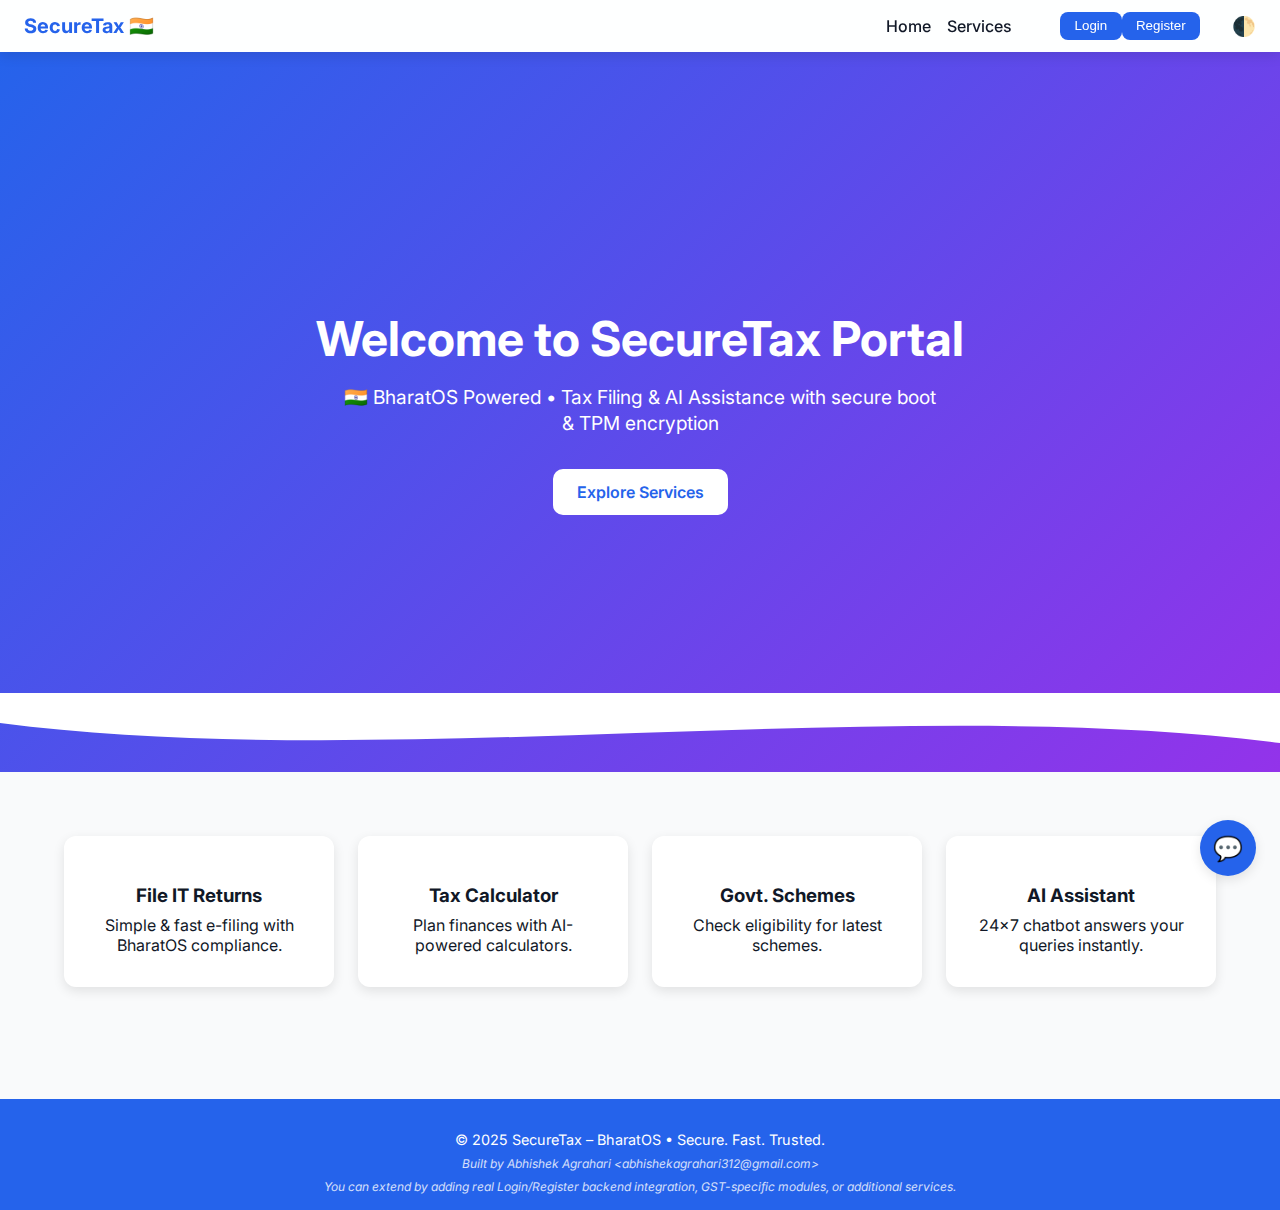
<file: index.html>
<!DOCTYPE html>
<html lang="en">
<head>
  <meta charset="UTF-8" />
  <meta name="viewport" content="width=device-width, initial-scale=1" />
  <title>SecureTax – BharatOS Integrated Tax Portal</title>
  <link
    href="https://fonts.googleapis.com/css2?family=Inter:wght@400;600;700&display=swap"
    rel="stylesheet"
  />
  <style>
    /* Theme */
    :root {
      --bg-color: #f9fafb;
      --text-color: #111827;
      --primary: #2563eb;
      --primary-dark: #1d4ed8;
      --card-bg: #ffffff;
      --nav-bg: rgba(255, 255, 255, 0.85);
      --shadow: 0 4px 12px rgba(0, 0, 0, 0.1);
    }
    body.dark {
      --bg-color: #111827;
      --text-color: #f3f4f6;
      --card-bg: #1f2937;
      --nav-bg: rgba(31, 41, 55, 0.85);
      --shadow: 0 4px 15px rgba(0, 0, 0, 0.6);
    }
    * {
      margin: 0;
      padding: 0;
      box-sizing: border-box;
    }
    body {
      font-family: "Inter", sans-serif;
      background: var(--bg-color);
      color: var(--text-color);
      transition: background 0.3s, color 0.3s;
      min-height: 100vh;
      display: flex;
      flex-direction: column;
    }
    a {
      text-decoration: none;
      color: inherit;
    }
    /* Navbar */
    nav {
      position: sticky;
      top: 0;
      z-index: 50;
      background: var(--nav-bg);
      backdrop-filter: blur(12px);
      box-shadow: var(--shadow);
      display: flex;
      justify-content: space-between;
      align-items: center;
      padding: 0.75rem 1.5rem;
      flex-shrink: 0;
    }
    nav .logo {
      font-size: 1.25rem;
      font-weight: 700;
      color: var(--primary);
    }
    nav ul {
      display: flex;
      gap: 1rem;
      align-items: center;
      list-style: none;
    }
    nav ul li {
      font-weight: 500;
      display: flex;
      align-items: center;
    }
    nav button {
      background: var(--primary);
      color: #fff;
      border: none;
      border-radius: 8px;
      padding: 0.4rem 0.9rem;
      cursor: pointer;
      transition: background 0.3s;
    }
    nav button:hover {
      background: var(--primary-dark);
    }
    #hamburger {
      display: none;
      flex-direction: column;
      cursor: pointer;
    }
    #hamburger span {
      width: 25px;
      height: 3px;
      background: var(--text-color);
      margin: 4px 0;
      transition: 0.3s;
    }
    /* Hero */
    .hero {
      min-height: 80vh;
      display: flex;
      flex-direction: column;
      justify-content: center;
      align-items: center;
      text-align: center;
      background: linear-gradient(135deg, #2563eb, #9333ea);
      color: #fff;
      position: relative;
      overflow: hidden;
      padding: 0 1rem;
    }
    .hero h1 {
      font-size: 3rem;
      margin-bottom: 1rem;
      max-width: 900px;
    }
    .hero p {
      font-size: 1.2rem;
      max-width: 600px;
      line-height: 1.4;
    }
    .hero .btn-primary {
      background: #fff;
      color: #2563eb;
      padding: 0.8rem 1.5rem;
      border-radius: 10px;
      font-weight: 600;
      margin-top: 2rem;
      transition: 0.3s;
      cursor: pointer;
      display: inline-block;
    }
    .hero .btn-primary:hover {
      background: #e0e7ff;
    }
    .wave {
      position: absolute;
      bottom: -1px;
      left: 0;
      width: 100%;
      height: 80px;
      overflow: hidden;
      line-height: 0;
    }
    .wave svg {
      width: 100%;
      height: 100%;
    }
    /* Services */
    .services {
      display: grid;
      gap: 1.5rem;
      grid-template-columns: repeat(auto-fit, minmax(250px, 1fr));
      padding: 4rem 1.5rem;
      max-width: 1200px;
      margin: auto;
      flex-grow: 1;
    }
    .card {
      background: var(--card-bg);
      padding: 2rem;
      border-radius: 12px;
      box-shadow: var(--shadow);
      text-align: center;
      transition: transform 0.3s;
      cursor: pointer;
      user-select: none;
    }
    .card:hover {
      transform: translateY(-8px);
    }
    .card h3 {
      margin-top: 1rem;
      margin-bottom: 0.5rem;
    }
    /* Footer */
    footer {
      padding: 2rem 1.5rem 1rem;
      text-align: center;
      background: var(--primary);
      color: #fff;
      margin-top: 3rem;
      flex-shrink: 0;
      user-select: none;
      font-size: 0.9rem;
    }
    footer small {
      display: block;
      margin-top: 8px;
      font-weight: 400;
      font-style: italic;
      opacity: 0.8;
    }
    /* Assistant */
    #assistant-toggle {
      position: fixed;
      bottom: 1.5rem;
      right: 1.5rem;
      background: var(--primary);
      color: #fff;
      width: 56px;
      height: 56px;
      border-radius: 50%;
      display: flex;
      justify-content: center;
      align-items: center;
      font-size: 1.5rem;
      cursor: pointer;
      box-shadow: var(--shadow);
      z-index: 1000;
    }
    #assistant-window {
      position: fixed;
      bottom: 90px;
      right: 20px;
      width: 320px;
      height: 420px;
      display: none;
      flex-direction: column;
      border-radius: 12px;
      box-shadow: var(--shadow);
      background: var(--card-bg);
      overflow: hidden;
      z-index: 1000;
      user-select: text;
    }
    #assistant-header {
      background: var(--primary);
      color: #fff;
      padding: 0.8rem;
      font-weight: 600;
      display: flex;
      justify-content: space-between;
      align-items: center;
    }
    #assistant-header span {
      cursor: pointer;
      font-weight: 700;
      font-size: 1.2rem;
    }
    #assistant-messages {
      flex: 1;
      padding: 1rem;
      overflow-y: auto;
      scrollbar-width: thin;
    }
    .message {
      margin-bottom: 0.8rem;
      padding: 0.6rem 0.9rem;
      border-radius: 10px;
      max-width: 75%;
      white-space: pre-wrap;
      word-wrap: break-word;
      font-size: 0.95rem;
      line-height: 1.3;
    }
    .user-message {
      background: var(--primary);
      color: #fff;
      margin-left: auto;
      user-select: text;
    }
    .bot-message {
      background: #e5e7eb;
      color: #111827;
      user-select: text;
    }
    body.dark .bot-message {
      background: #374151;
      color: #f3f4f6;
    }
    #assistant-input-area {
      display: flex;
      padding: 0.5rem;
      border-top: 1px solid #e5e7eb;
      background: var(--card-bg);
    }
    #assistant-input-area input {
      flex: 1;
      padding: 0.5rem;
      border: 1px solid #d1d5db;
      border-radius: 8px;
      background: transparent;
      color: var(--text-color);
      font-size: 1rem;
    }
    #assistant-send-btn {
      background: var(--primary);
      color: #fff;
      border: none;
      margin-left: 0.5rem;
      border-radius: 8px;
      padding: 0 1rem;
      cursor: pointer;
      font-weight: 600;
      font-size: 1rem;
      transition: background 0.3s;
    }
    #assistant-send-btn:hover {
      background: var(--primary-dark);
    }
    /* Toast */
    .toast {
      position: fixed;
      bottom: 20px;
      right: 20px;
      background: var(--primary);
      color: #fff;
      padding: 10px 16px;
      border-radius: 8px;
      box-shadow: var(--shadow);
      z-index: 1100;
      opacity: 0;
      transform: translateY(20px);
      transition: opacity 0.3s, transform 0.3s;
      user-select: none;
      font-weight: 600;
    }
    .toast.show {
      opacity: 1;
      transform: translateY(0);
    }
    /* Dark Mode Toggle */
    .dark-toggle {
      cursor: pointer;
      font-size: 1.2rem;
      margin-left: 1rem;
      user-select: none;
    }
    /* Responsive */
    @media (max-width: 768px) {
      nav ul {
        display: none;
        flex-direction: column;
        background: var(--card-bg);
        position: absolute;
        top: 60px;
        right: 10px;
        border-radius: 8px;
        padding: 1rem;
        min-width: 140px;
      }
      nav ul.show {
        display: flex;
      }
      #hamburger {
        display: flex;
      }
    }
    /* Assistant small screens tweak */
    @media (max-width: 360px) {
      #assistant-window {
        width: 280px;
        height: 400px;
        right: 10px;
        bottom: 70px;
      }
    }
  </style>
</head>
<body>
  <!-- Navbar -->
  <nav>
    <div class="logo">SecureTax 🇮🇳</div>
    <div id="hamburger" aria-label="Toggle navigation menu" role="button" tabindex="0">
      <span></span>
      <span></span>
      <span></span>
    </div>
    <ul id="nav-links" role="menu">
      <li role="menuitem"><a href="#">Home</a></li>
      <li role="menuitem"><a href="#services">Services</a></li>
      <li role="menuitem"><a href="#" id="dashboard-link">Dashboard</a></li>
      <li role="menuitem"><a href="#" id="profile-link">Profile</a></li>
      <li role="menuitem" id="auth-buttons">
        <button onclick="mockLogin()" aria-label="Login to account">Login</button>
        <button onclick="showToast('Register flow not implemented')" aria-label="Register new account">Register</button>
      </li>
      <li role="menuitem" id="user-menu" style="display:none;">
        <span id="user-name" aria-live="polite" aria-atomic="true" style="margin-right: 8px;"></span>
        <button onclick="handleLogout()" aria-label="Logout from account">Logout</button>
      </li>
      <li role="menuitem" class="dark-toggle" tabindex="0" aria-label="Toggle dark mode">🌓</li>
    </ul>
  </nav>

  <!-- Hero Section -->
  <section class="hero" role="banner" aria-label="Welcome section">
    <h1>Welcome to SecureTax Portal</h1>
    <p>🇮🇳 BharatOS Powered • Tax Filing &amp; AI Assistance with secure boot &amp; TPM encryption</p>
    <a href="#services" class="btn-primary">Explore Services</a>
    <div class="wave" aria-hidden="true">
      <svg viewBox="0 0 500 80" preserveAspectRatio="none">
        <path d="M0,30 C150,80 350,0 500,50 L500,0 L0,0 Z" fill="#fff"></path>
      </svg>
    </div>
  </section>

  <!-- Services -->
  <section id="services" class="services" aria-label="Our services">
    <div class="card" tabindex="0"><h3>File IT Returns</h3><p>Simple &amp; fast e-filing with BharatOS compliance.</p></div>
    <div class="card" tabindex="0"><h3>Tax Calculator</h3><p>Plan finances with AI-powered calculators.</p></div>
    <div class="card" tabindex="0"><h3>Govt. Schemes</h3><p>Check eligibility for latest schemes.</p></div>
    <div class="card" tabindex="0"><h3>AI Assistant</h3><p>24x7 chatbot answers your queries instantly.</p></div>
  </section>

  <!-- Footer -->
  <footer role="contentinfo">
    <p>© 2025 SecureTax – BharatOS • Secure. Fast. Trusted.</p>
    <small>Built by Abhishek Agrahari &lt;abhishekagrahari312@gmail.com&gt;</small>
    <small>You can extend by adding real Login/Register backend integration, GST-specific modules, or additional services.</small>
  </footer>

  <!-- Floating AI Assistant -->
  <div
    id="assistant-toggle"
    aria-label="Toggle AI assistant chat"
    role="button"
    tabindex="0"
    title="Toggle AI assistant chat"
  >
    💬
  </div>
  <div id="assistant-window" aria-live="polite" aria-label="AI assistant chat window" role="region">
    <div id="assistant-header">
      AI Assistant <span id="assistant-close" aria-label="Close AI assistant" role="button" tabindex="0">✖</span>
    </div>
    <div id="assistant-messages"></div>
    <div id="assistant-input-area">
      <input
        type="text"
        id="assistant-input"
        placeholder="Ask something..."
        aria-label="Type your message"
        autocomplete="off"
      />
      <button id="assistant-send-btn" aria-label="Send message">Send</button>
    </div>
  </div>

  <script>
    // Authentication UI toggle
    function checkAuthStatus() {
      const token = localStorage.getItem("token");
      const authButtons = document.getElementById("auth-buttons");
      const userMenu = document.getElementById("user-menu");
      const dashboardLink = document.getElementById("dashboard-link");
      const profileLink = document.getElementById("profile-link");
      const userName = document.getElementById("user-name");

      if (token) {
        authButtons.style.display = "none";
        userMenu.style.display = "flex";
        dashboardLink.style.display = "inline-block";
        profileLink.style.display = "inline-block";
        userName.textContent = "👤 " + (localStorage.getItem("username") || "User");
      } else {
        authButtons.style.display = "flex";
        userMenu.style.display = "none";
        dashboardLink.style.display = "none";
        profileLink.style.display = "none";
        userName.textContent = "";
      }
    }
    // Logout function with toast notification and reload
    function handleLogout() {
      localStorage.removeItem("token");
      localStorage.removeItem("username");
      checkAuthStatus();
      showToast("✅ You have logged out!");
      setTimeout(() => location.reload(), 1200);
    }
    // Mock login to simulate user login
    function mockLogin() {
      localStorage.setItem("token", "sampletoken");
      localStorage.setItem("username", "Arjun Kumar");
      checkAuthStatus();
      showToast("✅ Logged in as Arjun Kumar!");
    }
    // Toast notifications helper function
    function showToast(msg) {
      const toast = document.createElement("div");
      toast.className = "toast";
      toast.textContent = msg;
      document.body.appendChild(toast);
      setTimeout(() => toast.classList.add("show"), 100);
      setTimeout(() => {
        toast.classList.remove("show");
        toast.remove();
      }, 3000);
    }
    // Dark mode toggle with persistence
    function toggleDarkMode() {
      const dark = document.body.classList.toggle("dark");
      localStorage.setItem("theme", dark ? "dark" : "light");
    }
    // Setup AI Assistant chat widget with backend API integration
    function setupAIAssistant() {
      const toggleBtn = document.getElementById("assistant-toggle");
      const windowEl = document.getElementById("assistant-window");
      const closeBtn = document.getElementById("assistant-close");
      const sendBtn = document.getElementById("assistant-send-btn");
      const inputEl = document.getElementById("assistant-input");
      const messages = document.getElementById("assistant-messages");

      toggleBtn.addEventListener("click", () => {
        windowEl.style.display = windowEl.style.display === "flex" ? "none" : "flex";
        if (windowEl.style.display === "flex") inputEl.focus();
      });
      closeBtn.addEventListener("click", () => {
        windowEl.style.display = "none";
      });
      closeBtn.addEventListener("keypress", (e) => {
        if (e.key === "Enter" || e.key === " ") windowEl.style.display = "none";
      });

      sendBtn.addEventListener("click", sendMessage);
      inputEl.addEventListener("keypress", (e) => {
        if (e.key === "Enter") sendMessage();
      });

      loadChat();

      async function sendMessage() {
        const text = inputEl.value.trim();
        if (!text) return;
        appendMessage(text, "user");
        inputEl.value = "";
        saveChat();

        appendMessage("🤖 Typing...", "bot");
        scrollToBottom();

        try {
          const reply = await fetchBotReply(text);
          removeTypingMessage();
          appendMessage(reply, "bot");
          saveChat();
          scrollToBottom();
        } catch (error) {
          removeTypingMessage();
          appendMessage("Sorry, I couldn't process your request right now.", "bot");
          saveChat();
        }
      }
      function appendMessage(text, sender) {
        const div = document.createElement("div");
        div.classList.add("message", sender === "user" ? "user-message" : "bot-message");
        div.textContent = text;
        messages.appendChild(div);
        scrollToBottom();
      }
      function removeTypingMessage() {
        const typingMsg = Array.from(messages.children).find(
          (child) => child.textContent === "🤖 Typing..."
        );
        if (typingMsg) messages.removeChild(typingMsg);
      }
      function saveChat() {
        localStorage.setItem("chat-history", messages.innerHTML);
      }
      function loadChat() {
        const saved = localStorage.getItem("chat-history");
        if (saved) messages.innerHTML = saved;
      }
      function scrollToBottom() {
        messages.scrollTop = messages.scrollHeight;
      }
      // Call backend AI API - CHANGE THIS URL to your actual backend API endpoint
      async function fetchBotReply(message) {
        try {
          const response = await fetch("https://your-backend-api-endpoint.com/chat", {
            method: "POST",
            headers: {
              "Content-Type": "application/json",
              // Add authorization headers here if required
            },
            body: JSON.stringify({ message }),
          });
          if (!response.ok) throw new Error(`HTTP error! status: ${response.status}`);
          const data = await response.json();
          return data.reply || "Sorry, no reply from AI.";
        } catch (error) {
          console.error("AI API error:", error);
          return "Sorry, I couldn't process your request right now.";
        }
      }
    }
    // Mobile menu toggle handlers
    const hamburger = document.getElementById("hamburger");
    const navLinks = document.getElementById("nav-links");
    hamburger.addEventListener("click", () => navLinks.classList.toggle("show"));
    hamburger.addEventListener("keypress", (e) => {
      if (e.key === "Enter" || e.key === " ") navLinks.classList.toggle("show");
    });
    // Dark mode accessibility toggle handlers
    const darkToggle = document.querySelector(".dark-toggle");
    darkToggle.addEventListener("click", toggleDarkMode);
    darkToggle.addEventListener("keypress", (e) => {
      if (e.key === "Enter" || e.key === " ") toggleDarkMode();
    });
    // Initialization on window load
    window.onload = () => {
      checkAuthStatus();
      setupAIAssistant();
      if (localStorage.getItem("theme") === "dark") document.body.classList.add("dark");
    };
  </script>
</body>
</html>
</file>
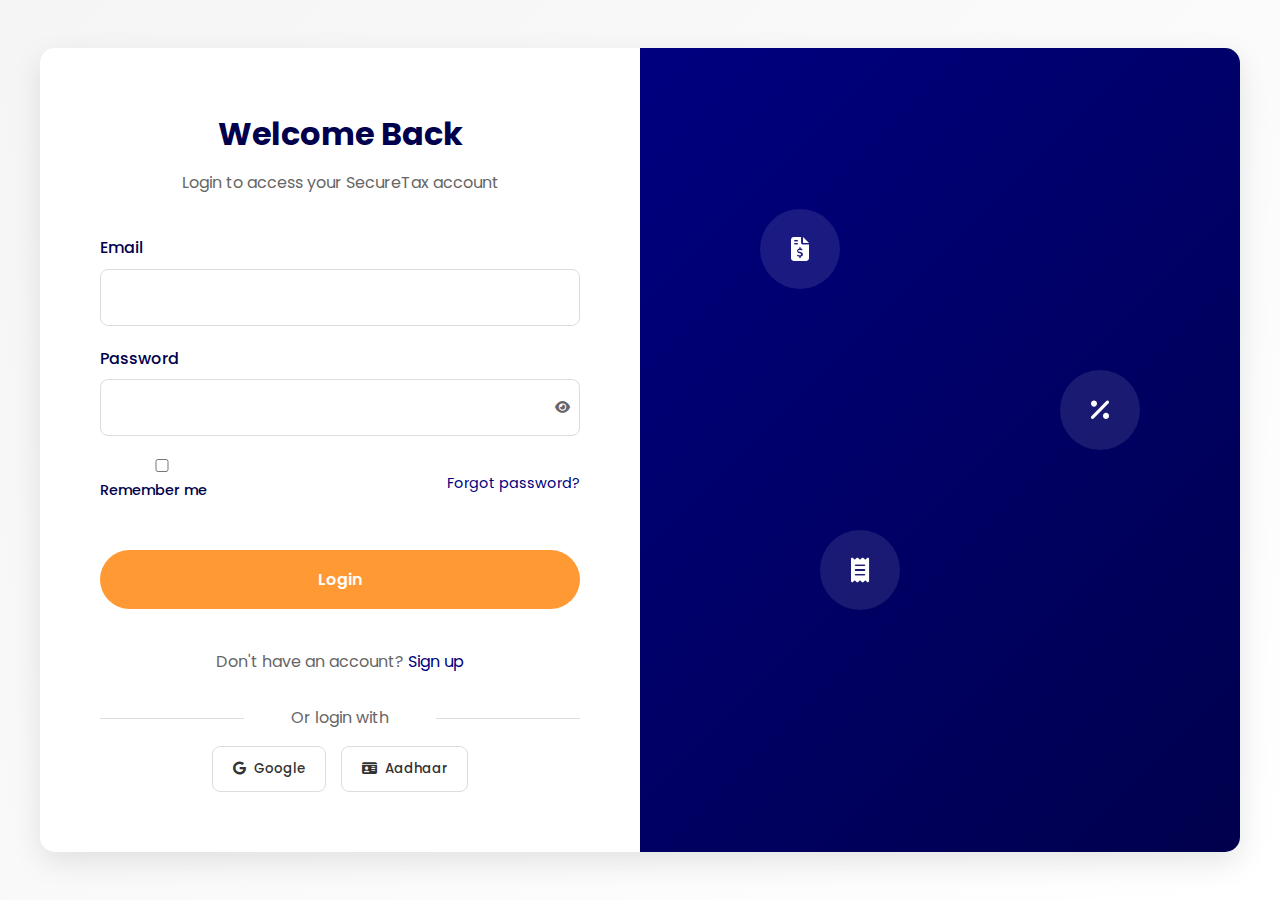
<file: Login.html>
<!DOCTYPE html>
<html lang="en-IN">
<head>
    <meta charset="UTF-8">
    <meta name="viewport" content="width=device-width, initial-scale=1.0">
    <title>Login - SecureTax</title>
    <link rel="stylesheet" href="https://cdnjs.cloudflare.com/ajax/libs/font-awesome/6.4.0/css/all.min.css">
    <link rel="stylesheet" href="css/style.css">
    <link href="https://fonts.googleapis.com/css2?family=Poppins:wght@300;400;500;600;700&display=swap" rel="stylesheet">
</head>
<body class="auth-page">
    <div class="auth-container">
        <div class="auth-card">
            <div class="auth-header">
                <h2>Welcome Back</h2>
                <p>Login to access your SecureTax account</p>
            </div>
            
            <form id="login-form" class="auth-form">
                <div class="form-group">
                    <label for="login-email">Email</label>
                    <input type="email" id="login-email" required>
                    <div class="error-message" id="email-error"></div>
                </div>
                
                <div class="form-group">
                    <label for="login-password">Password</label>
                    <div class="password-input">
                        <input type="password" id="login-password" required>
                        <button type="button" class="toggle-password" aria-label="Show password">
                            <i class="fas fa-eye"></i>
                        </button>
                    </div>
                    <div class="error-message" id="password-error"></div>
                </div>
                
                <div class="form-options">
                    <label class="remember-me">
                        <input type="checkbox" id="remember-me">
                        <span>Remember me</span>
                    </label>
                    <a href="#" class="forgot-password">Forgot password?</a>
                </div>
                
                <button type="submit" class="btn btn-primary auth-btn">Login</button>
                
                <div class="auth-footer">
                    <p>Don't have an account? <a href="signup.html">Sign up</a></p>
                </div>
            </form>
            
            <div class="auth-social">
                <p>Or login with</p>
                <div class="social-buttons">
                    <button class="btn btn-social google">
                        <i class="fab fa-google"></i> Google
                    </button>
                    <button class="btn btn-social aadhaar">
                        <i class="fas fa-id-card"></i> Aadhaar
                    </button>
                </div>
            </div>
        </div>
        
        <div class="auth-image">
            <div class="floating-tax-icons">
                <div class="tax-icon itr-icon"><i class="fas fa-file-invoice-dollar"></i></div>
                <div class="tax-icon gst-icon"><i class="fas fa-receipt"></i></div>
                <div class="tax-icon tds-icon"><i class="fas fa-percentage"></i></div>
            </div>
        </div>
    </div>

    <script src="js/auth.js"></script>
</body>
</html>
</file>
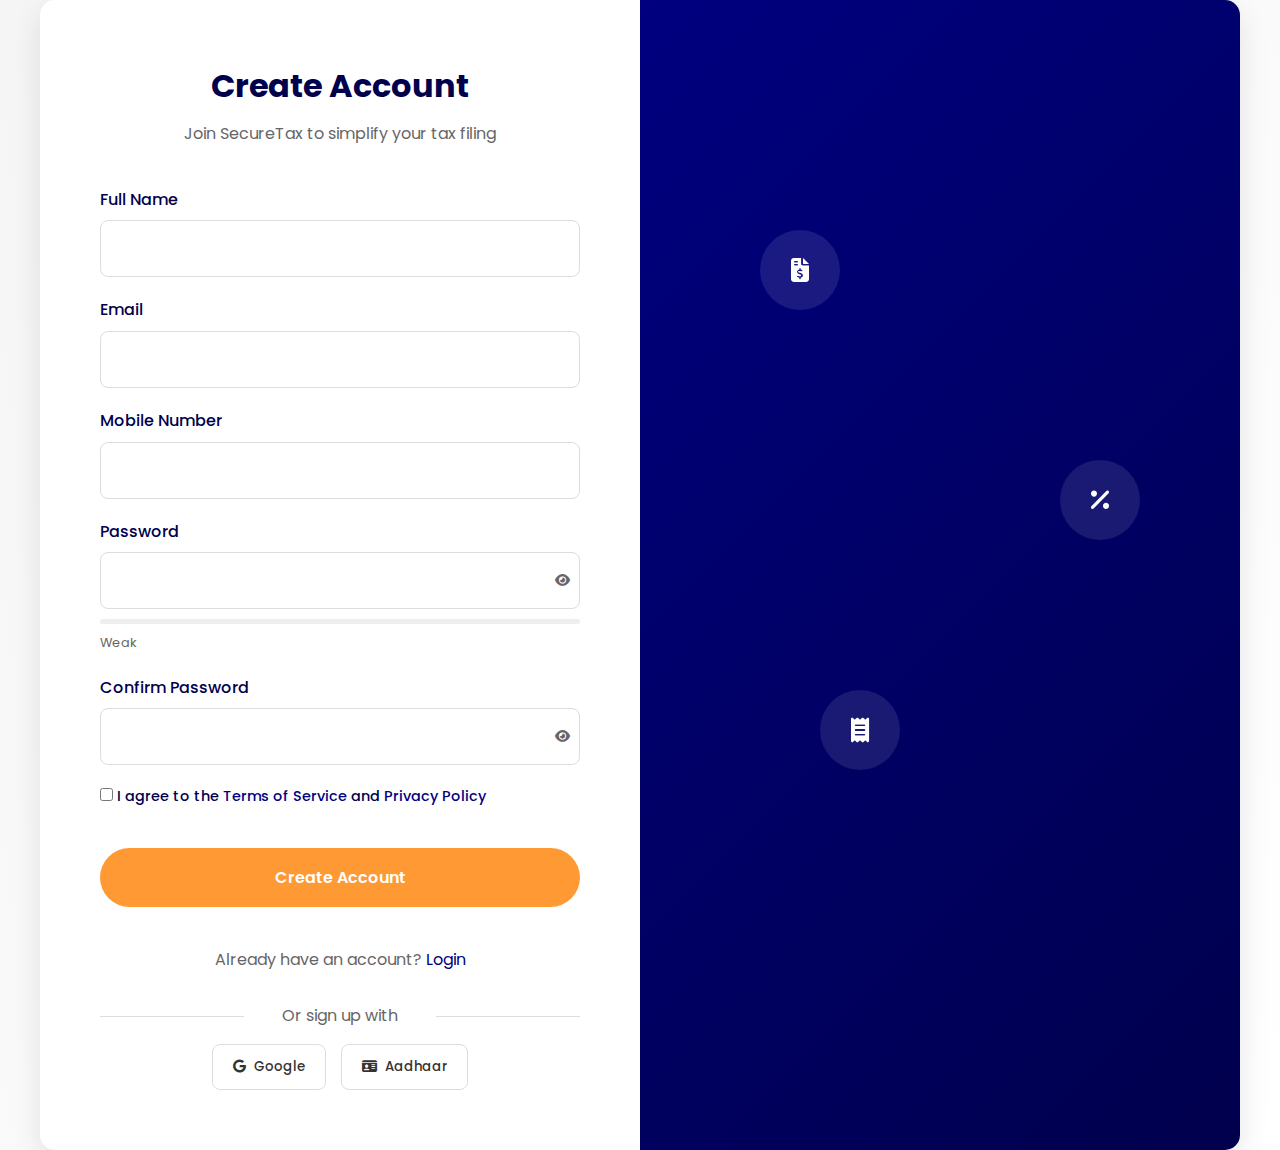
<file: Sign up.Html>
<!DOCTYPE html>
<html lang="en-IN">
<head>
    <meta charset="UTF-8">
    <meta name="viewport" content="width=device-width, initial-scale=1.0">
    <title>Sign Up - SecureTax</title>
    <link rel="stylesheet" href="https://cdnjs.cloudflare.com/ajax/libs/font-awesome/6.4.0/css/all.min.css">
    <link rel="stylesheet" href="css/style.css">
    <link href="https://fonts.googleapis.com/css2?family=Poppins:wght@300;400;500;600;700&display=swap" rel="stylesheet">
</head>
<body class="auth-page">
    <div class="auth-container">
        <div class="auth-card">
            <div class="auth-header">
                <h2>Create Account</h2>
                <p>Join SecureTax to simplify your tax filing</p>
            </div>
            
            <form id="signup-form" class="auth-form">
                <div class="form-group">
                    <label for="signup-name">Full Name</label>
                    <input type="text" id="signup-name" required>
                    <div class="error-message" id="name-error"></div>
                </div>
                
                <div class="form-group">
                    <label for="signup-email">Email</label>
                    <input type="email" id="signup-email" required>
                    <div class="error-message" id="email-error"></div>
                </div>
                
                <div class="form-group">
                    <label for="signup-mobile">Mobile Number</label>
                    <input type="tel" id="signup-mobile" required>
                    <div class="error-message" id="mobile-error"></div>
                </div>
                
                <div class="form-group">
                    <label for="signup-password">Password</label>
                    <div class="password-input">
                        <input type="password" id="signup-password" required>
                        <button type="button" class="toggle-password" aria-label="Show password">
                            <i class="fas fa-eye"></i>
                        </button>
                    </div>
                    <div class="error-message" id="password-error"></div>
                    <div class="password-strength">
                        <div class="strength-meter">
                            <div class="strength-bar"></div>
                        </div>
                        <span class="strength-text">Weak</span>
                    </div>
                </div>
                
                <div class="form-group">
                    <label for="signup-confirm">Confirm Password</label>
                    <div class="password-input">
                        <input type="password" id="signup-confirm" required>
                        <button type="button" class="toggle-password" aria-label="Show password">
                            <i class="fas fa-eye"></i>
                        </button>
                    </div>
                    <div class="error-message" id="confirm-error"></div>
                </div>
                
                <div class="form-group terms">
                    <label class="checkbox-label">
                        <input type="checkbox" id="agree-terms" required>
                        <span>I agree to the <a href="#">Terms of Service</a> and <a href="#">Privacy Policy</a></span>
                    </label>
                </div>
                
                <button type="submit" class="btn btn-primary auth-btn">Create Account</button>
                
                <div class="auth-footer">
                    <p>Already have an account? <a href="login.html">Login</a></p>
                </div>
            </form>
            
            <div class="auth-social">
                <p>Or sign up with</p>
                <div class="social-buttons">
                    <button class="btn btn-social google">
                        <i class="fab fa-google"></i> Google
                    </button>
                    <button class="btn btn-social aadhaar">
                        <i class="fas fa-id-card"></i> Aadhaar
                    </button>
                </div>
            </div>
        </div>
        
        <div class="auth-image">
            <div class="floating-tax-icons">
                <div class="tax-icon itr-icon"><i class="fas fa-file-invoice-dollar"></i></div>
                <div class="tax-icon gst-icon"><i class="fas fa-receipt"></i></div>
                <div class="tax-icon tds-icon"><i class="fas fa-percentage"></i></div>
            </div>
        </div>
    </div>

    <script src="js/auth.js"></script>
</body>
</html>
</file>
<file: css/style.css>
:root {
    --saffron: #FF9933;
    --white: #FFFFFF;
    --green: #138808;
    --blue: #000080;
    --dark-blue: #00004d;
    --light-gray: #f5f5f5;
    --dark: #1a1a1a;
    --success: #28a745;
    --warning: #fd7e14;
    --danger: #dc3545;
    --transition: all 0.3s cubic-bezier(0.25, 0.8, 0.25, 1);
}

* {
    margin: 0;
    padding: 0;
    box-sizing: border-box;
    font-family: 'Poppins', 'Segoe UI', 'Noto Sans Devanagari', Tahoma, sans-serif;
}

body {
    background: linear-gradient(135deg, var(--light-gray), var(--white));
    color: var(--dark);
    min-height: 100vh;
    line-height: 1.6;
}

.container {
    width: 100%;
    max-width: 1200px;
    margin: 0 auto;
    padding: 0 20px;
}

/* Security Header */
.security-header {
    background: var(--dark-blue);
    color: var(--white);
    padding: 10px 0;
    font-size: 0.9rem;
    border-bottom: 2px solid var(--saffron);
}

.security-info {
    display: flex;
    justify-content: space-between;
    align-items: center;
}

.security-status {
    display: flex;
    align-items: center;
    gap: 15px;
}

.security-status i {
    color: var(--green);
}

/* Main Header */
header {
    padding: 15px 0;
    background: var(--white);
    box-shadow: 0 2px 10px rgba(0, 0, 0, 0.1);
    position: sticky;
    top: 0;
    z-index: 1000;
}

.navbar {
    display: flex;
    justify-content: space-between;
    align-items: center;
}

.logo {
    display: flex;
    align-items: center;
    gap: 10px;
    font-size: 1.8rem;
    font-weight: 700;
    color: var(--dark-blue);
    text-decoration: none;
}

.logo img {
    height: 40px;
}

.nav-links {
    display: flex;
    gap: 25px;
}

.nav-links a {
    color: var(--dark-blue);
    text-decoration: none;
    font-weight: 500;
    transition: var(--transition);
    position: relative;
    padding: 5px 0;
}

.nav-links a:after {
    content: '';
    position: absolute;
    bottom: 0;
    left: 0;
    width: 0;
    height: 2px;
    background: var(--saffron);
    transition: var(--transition);
}

.nav-links a:hover:after, 
.nav-links a.active:after {
    width: 100%;
}

.nav-links a.active {
    color: var(--saffron);
}

.auth-buttons {
    display: flex;
    gap: 15px;
}

.btn {
    padding: 10px 25px;
    border-radius: 30px;
    font-weight: 600;
    cursor: pointer;
    transition: var(--transition);
    text-decoration: none;
    display: inline-block;
    border: 2px solid transparent;
}

.btn-primary {
    background: var(--saffron);
    color: white;
}

.btn-outline {
    background: transparent;
    border-color: var(--saffron);
    color: var(--saffron);
}

.btn-success {
    background: var(--green);
    color: white;
}

.btn-info {
    background: var(--blue);
    color: white;
}

.btn-danger {
    background: var(--danger);
    color: white;
}

.btn:hover {
    transform: translateY(-3px);
    box-shadow: 0 5px 15px rgba(0, 0, 0, 0.1);
}

/* Hero Section */
.hero {
    padding: 80px 0;
    position: relative;
    overflow: hidden;
}

.hero-content {
    display: flex;
    align-items: center;
    gap: 50px;
}

.hero-text {
    flex: 1;
    z-index: 1;
}

.hero h1 {
    font-size: 3rem;
    margin-bottom: 20px;
    line-height: 1.2;
}

.hero p {
    font-size: 1.2rem;
    margin-bottom: 30px;
    color: #555;
}

.hero-btns {
    display: flex;
    gap: 20px;
}

.hero-image {
    flex: 1;
    position: relative;
    min-height: 400px;
}

.tax-cube {
    width: 300px;
    height: 300px;
    position: absolute;
    top: 50%;
    left: 50%;
    transform: translate(-50%, -50%) rotateX(20deg) rotateY(20deg);
    transform-style: preserve-3d;
    animation: rotateCube 20s infinite linear;
}

.tax-cube:before, .tax-cube:after {
    content: '';
    position: absolute;
    width: 100%;
    height: 100%;
    background: rgba(255, 153, 51, 0.1);
    border: 2px solid var(--saffron);
    box-shadow: 0 0 30px rgba(255, 153, 51, 0.3);
}

.tax-cube:before {
    transform: rotateY(90deg) translateZ(150px);
}

.tax-cube:after {
    transform: rotateX(90deg) translateZ(150px);
}

@keyframes rotateCube {
    0% { transform: translate(-50%, -50%) rotateX(20deg) rotateY(0); }
    100% { transform: translate(-50%, -50%) rotateX(20deg) rotateY(360deg); }
}

/* Services Section */
.section {
    padding: 60px 0;
}

.section-title {
    text-align: center;
    margin-bottom: 50px;
}

.section-title h2 {
    font-size: 2.5rem;
    color: var(--dark-blue);
    margin-bottom: 15px;
}

.section-title p {
    color: #666;
    max-width: 700px;
    margin: 0 auto;
}

.services-grid {
    display: grid;
    grid-template-columns: repeat(auto-fit, minmax(250px, 1fr));
    gap: 25px;
    margin: 40px 0;
}

.service-card {
    background: var(--white);
    border-radius: 10px;
    padding: 30px;
    box-shadow: 0 5px 15px rgba(0, 0, 0, 0.05);
    transition: var(--transition);
    text-align: center;
    border-top: 4px solid var(--saffron);
    transform: translateY(0);
}

.service-card:hover {
    transform: translateY(-10px);
    box-shadow: 0 15px 30px rgba(0, 0, 0, 0.1);
}

.service-icon {
    width: 70px;
    height: 70px;
    background: var(--blue);
    border-radius: 50%;
    display: flex;
    align-items: center;
    justify-content: center;
    margin: 0 auto 20px;
    color: white;
    font-size: 1.5rem;
}

.service-card h3 {
    margin-bottom: 15px;
    color: var(--dark-blue);
}

/* Features Section */
.features-section {
    background: var(--light-gray);
}

.features-grid {
    display: grid;
    grid-template-columns: repeat(auto-fit, minmax(200px, 1fr));
    gap: 30px;
    margin-top: 40px;
}

.feature-card {
    background: var(--white);
    border-radius: 10px;
    padding: 30px;
    box-shadow: 0 5px 15px rgba(0, 0, 0, 0.05);
    text-align: center;
    transition: var(--transition);
}

.feature-card:hover {
    transform: translateY(-5px);
    box-shadow: 0 10px 25px rgba(0, 0, 0, 0.1);
}

.feature-icon {
    width: 60px;
    height: 60px;
    background: var(--green);
    border-radius: 50%;
    display: flex;
    align-items: center;
    justify-content: center;
    margin: 0 auto 20px;
    color: white;
    font-size: 1.2rem;
}

.feature-card h3 {
    font-size: 1.2rem;
    margin-bottom: 10px;
    color: var(--dark-blue);
}

/* Footer */
footer {
    background: var(--dark-blue);
    color: var(--white);
    padding: 60px 0 20px;
}

.footer-content {
    display: grid;
    grid-template-columns: repeat(auto-fit, minmax(200px, 1fr));
    gap: 40px;
    margin-bottom: 40px;
}

.footer-column h3 {
    margin-bottom: 20px;
    font-size: 1.2rem;
    position: relative;
    padding-bottom: 10px;
}

.footer-column h3:after {
    content: '';
    position: absolute;
    bottom: 0;
    left: 0;
    width: 50px;
    height: 2px;
    background: var(--saffron);
}

.footer-links {
    list-style: none;
}

.footer-links li {
    margin-bottom: 10px;
}

.footer-links a {
    color: #ddd;
    text-decoration: none;
    transition: var(--transition);
}

.footer-links a:hover {
    color: var(--saffron);
    padding-left: 5px;
}

.copyright {
    text-align: center;
    padding-top: 20px;
    border-top: 1px solid rgba(255, 255, 255, 0.1);
    font-size: 0.9rem;
    color: #aaa;
}

/* AI Assistant */
.assistant-container {
    position: fixed;
    bottom: 25px;
    right: 25px;
    z-index: 1000;
}

.assistant-btn {
    width: 60px;
    height: 60px;
    border-radius: 50%;
    background: var(--green);
    color: white;
    display: flex;
    align-items: center;
    justify-content: center;
    font-size: 1.5rem;
    cursor: pointer;
    box-shadow: 0 5px 15px rgba(0, 0, 0, 0.3);
    transition: var(--transition);
    border: none;
}

.assistant-btn:hover {
    transform: scale(1.1);
}

.assistant-window {
    position: absolute;
    bottom: 80px;
    right: 0;
    width: 350px;
    height: 500px;
    background: var(--white);
    border-radius: 15px;
    overflow: hidden;
    display: none;
    flex-direction: column;
    box-shadow: 0 10px 30px rgba(0, 0, 0, 0.3);
    border: 2px solid var(--saffron);
}

.assistant-header {
    padding: 15px;
    background: var(--green);
    color: white;
    display: flex;
    align-items: center;
    justify-content: space-between;
}

.assistant-close {
    background: none;
    border: none;
    color: white;
    font-size: 1.2rem;
    cursor: pointer;
}

.assistant-messages {
    flex: 1;
    padding: 15px;
    overflow-y: auto;
    display: flex;
    flex-direction: column;
    gap: 10px;
    background-color: var(--light-gray);
}

.message {
    max-width: 80%;
    padding: 10px 15px;
    border-radius: 18px;
    line-height: 1.4;
}

.bot-message {
    background: var(--white);
    color: var(--dark);
    align-self: flex-start;
    border-bottom-left-radius: 5px;
    box-shadow: 0 2px 5px rgba(0,0,0,0.1);
}

.user-message {
    background: var(--blue);
    color: white;
    align-self: flex-end;
    border-bottom-right-radius: 5px;
}

.assistant-input {
    display: flex;
    padding: 10px;
    border-top: 1px solid #ddd;
    background: white;
}

.assistant-input input {
    flex: 1;
    padding: 12px 15px;
    border: 1px solid #ddd;
    border-radius: 30px;
    outline: none;
}

.assistant-input button {
    margin-left: 10px;
    background: var(--green);
    border: none;
    width: 45px;
    height: 45px;
    border-radius: 50%;
    color: white;
    cursor: pointer;
    transition: var(--transition);
}

.assistant-input button:hover {
    background: var(--dark-blue);
}

/* Authentication Pages */
.auth-page {
    background: linear-gradient(135deg, var(--light-gray), var(--white));
    display: flex;
    align-items: center;
    min-height: 100vh;
}

.auth-container {
    display: flex;
    width: 100%;
    max-width: 1200px;
    margin: 0 auto;
    background: var(--white);
    border-radius: 15px;
    overflow: hidden;
    box-shadow: 0 10px 30px rgba(0, 0, 0, 0.1);
}

.auth-card {
    flex: 1;
    padding: 60px;
    max-width: 600px;
}

.auth-image {
    flex: 1;
    background: linear-gradient(135deg, var(--blue), var(--dark-blue));
    position: relative;
    display: flex;
    align-items: center;
    justify-content: center;
}

.auth-header {
    margin-bottom: 40px;
    text-align: center;
}

.auth-header h2 {
    font-size: 2rem;
    color: var(--dark-blue);
    margin-bottom: 10px;
}

.auth-header p {
    color: #666;
}

.auth-form .form-group {
    margin-bottom: 20px;
}

.auth-form label {
    display: block;
    margin-bottom: 8px;
    font-weight: 500;
    color: var(--dark-blue);
}

.auth-form input {
    width: 100%;
    padding: 15px;
    border: 1px solid #ddd;
    border-radius: 8px;
    font-size: 1rem;
    transition: var(--transition);
}

.auth-form input:focus {
    outline: none;
    border-color: var(--saffron);
    box-shadow: 0 0 0 3px rgba(255, 153, 51, 0.2);
}

.password-input {
    position: relative;
}

.password-input input {
    padding-right: 45px;
}

.toggle-password {
    position: absolute;
    right: 10px;
    top: 50%;
    transform: translateY(-50%);
    background: none;
    border: none;
    color: #666;
    cursor: pointer;
}

.form-options {
    display: flex;
    justify-content: space-between;
    align-items: center;
    margin: 20px 0;
}

.remember-me {
    display: flex;
    align-items: center;
    gap: 8px;
    font-size: 0.9rem;
}

.forgot-password {
    font-size: 0.9rem;
    color: var(--blue);
    text-decoration: none;
}

.forgot-password:hover {
    text-decoration: underline;
}

.auth-btn {
    width: 100%;
    padding: 15px;
    font-size: 1rem;
    margin: 20px 0;
}

.auth-footer {
    text-align: center;
    margin-top: 20px;
    color: #666;
}

.auth-footer a {
    color: var(--blue);
    text-decoration: none;
}

.auth-footer a:hover {
    text-decoration: underline;
}

.auth-social {
    margin-top: 30px;
    text-align: center;
}

.auth-social p {
    color: #666;
    margin-bottom: 15px;
    position: relative;
}

.auth-social p:before, .auth-social p:after {
    content: '';
    position: absolute;
    top: 50%;
    width: 30%;
    height: 1px;
    background: #ddd;
}

.auth-social p:before {
    left: 0;
}

.auth-social p:after {
    right: 0;
}

.social-buttons {
    display: flex;
    gap: 15px;
    justify-content: center;
}

.btn-social {
    display: flex;
    align-items: center;
    gap: 8px;
    padding: 12px 20px;
    border-radius: 8px;
    font-weight: 500;
    transition: var(--transition);
}

.btn-social.google {
    background: #fff;
    color: #333;
    border: 1px solid #ddd;
}

.btn-social.google:hover {
    background: #f5f5f5;
}

.btn-social.aadhaar {
    background: #fff;
    color: #333;
    border: 1px solid #ddd;
}

.btn-social.aadhaar:hover {
    background: #f5f5f5;
}

.password-strength {
    margin-top: 10px;
}

.strength-meter {
    height: 5px;
    background: #eee;
    border-radius: 5px;
    overflow: hidden;
    margin-bottom: 5px;
}

.strength-bar {
    height: 100%;
    width: 0;
    background: var(--danger);
    transition: width 0.3s;
}

.strength-text {
    font-size: 0.8rem;
    color: #666;
}

.checkbox-label {
    display: flex;
    align-items: center;
    gap: 8px;
    font-size: 0.9rem;
    cursor: pointer;
}

.checkbox-label input {
    width: auto;
}

.terms a {
    color: var(--blue);
    text-decoration: none;
}

.terms a:hover {
    text-decoration: underline;
}

.floating-tax-icons {
    position: relative;
    width: 100%;
    height: 100%;
}

.tax-icon {
    position: absolute;
    width: 80px;
    height: 80px;
    background: rgba(255, 255, 255, 0.1);
    border-radius: 50%;
    display: flex;
    align-items: center;
    justify-content: center;
    color: white;
    font-size: 1.5rem;
    backdrop-filter: blur(5px);
    animation: float 6s infinite ease-in-out;
}

.itr-icon {
    top: 20%;
    left: 20%;
    animation-delay: 0s;
}

.gst-icon {
    top: 60%;
    left: 30%;
    animation-delay: 1s;
}

.tds-icon {
    top: 40%;
    left: 70%;
    animation-delay: 2s;
}

@keyframes float {
    0%, 100% { transform: translateY(0); }
    50% { transform: translateY(-20px); }
}

/* Responsive Design */
@media (max-width: 992px) {
    .hero-content {
        flex-direction: column;
        text-align: center;
    }
    
    .hero-btns {
        justify-content: center;
    }
    
    .hero h1 {
        font-size: 2.5rem;
    }
    
    .section-title h2 {
        font-size: 2rem;
    }
    
    .auth-container {
        flex-direction: column;
    }
    
    .auth-card {
        max-width: 100%;
    }
    
    .auth-image {
        display: none;
    }
}

@media (max-width: 768px) {
    .nav-links {
        display: none;
    }
    
    .hero h1 {
        font-size: 2rem;
    }
    
    .hero-btns {
        flex-direction: column;
        gap: 15px;
    }
    
    .btn {
        width: 100%;
        text-align: center;
    }
    
    .assistant-window {
        width: 90%;
        right: 5%;
    }
    
    .auth-card {
        padding: 40px 20px;
    }
    
    .social-buttons {
        flex-direction: column;
    }
}

@media (max-width: 480px) {
    .security-info {
        flex-direction: column;
        gap: 10px;
        text-align: center;
    }
    
    .hero-image {
        min-height: 300px;
    }
    
    .tax-cube {
        width: 200px;
        height: 200px;
    }
  }
</file>
